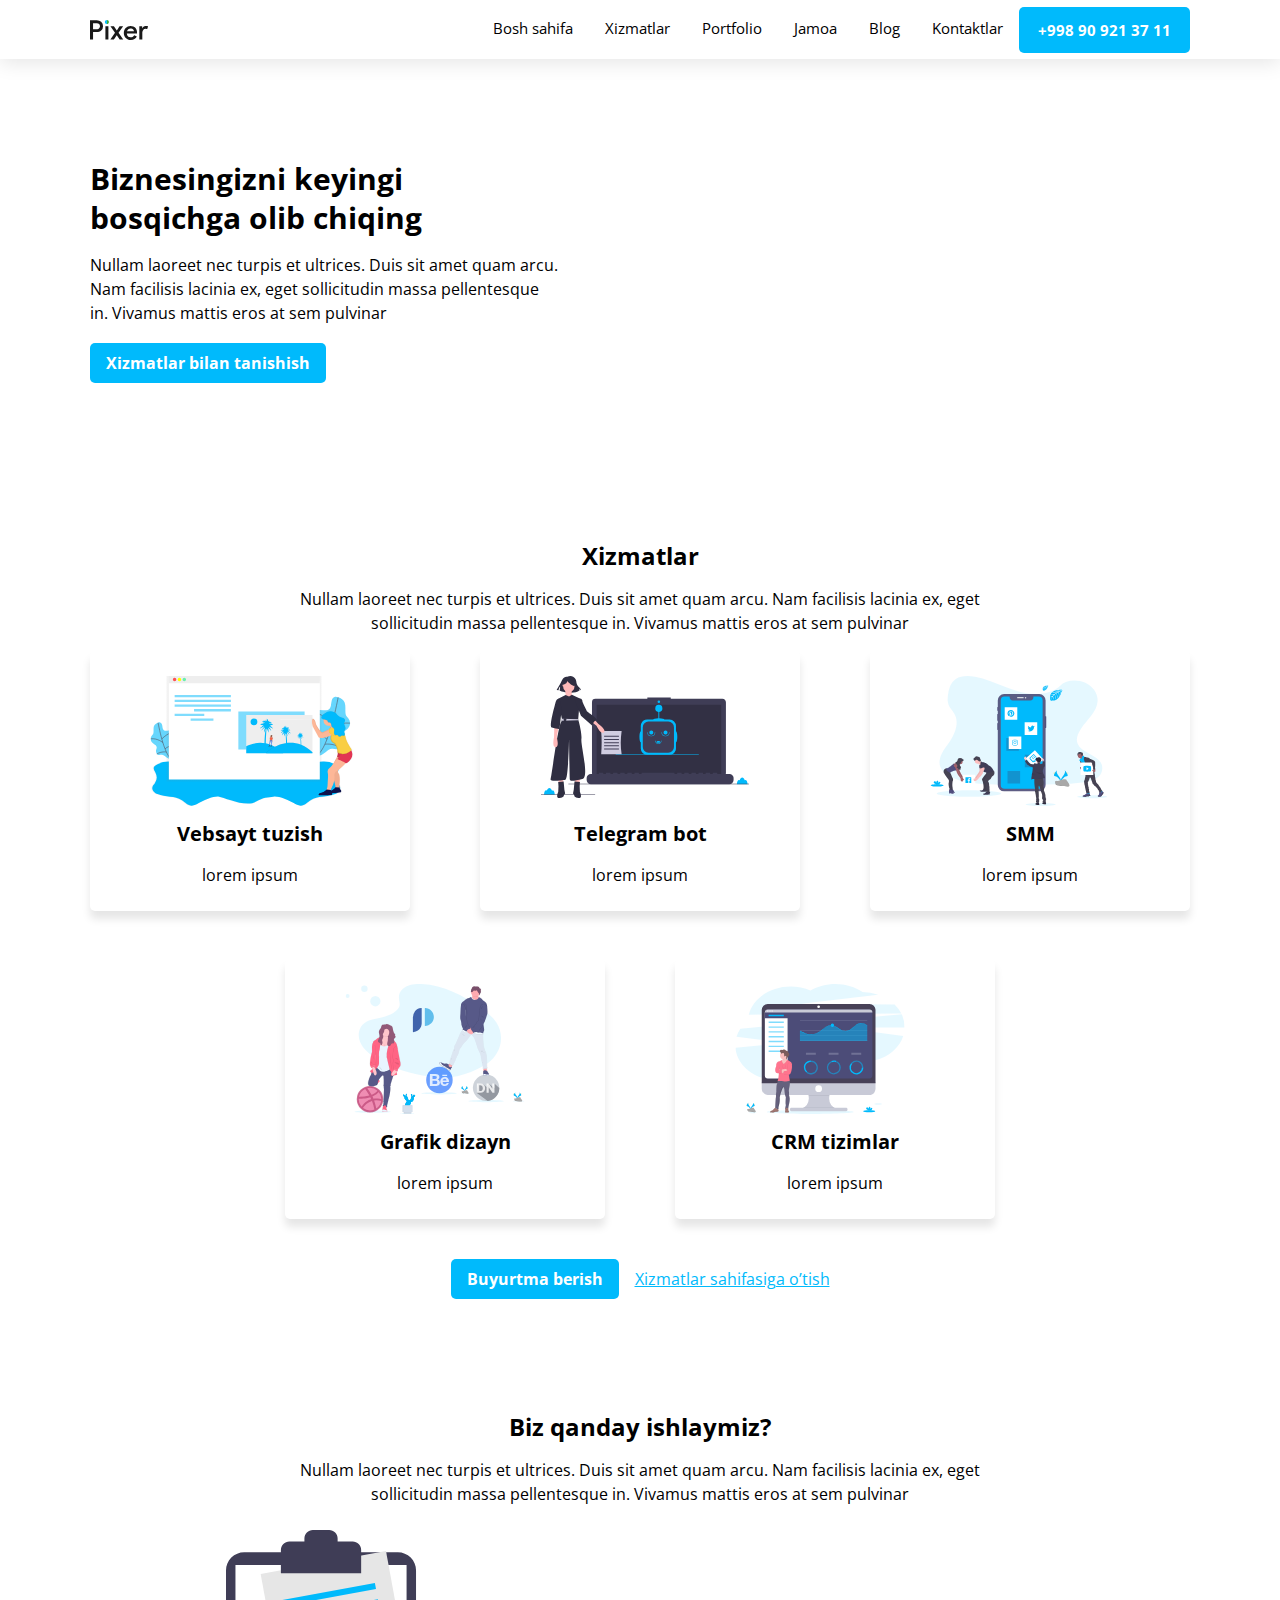
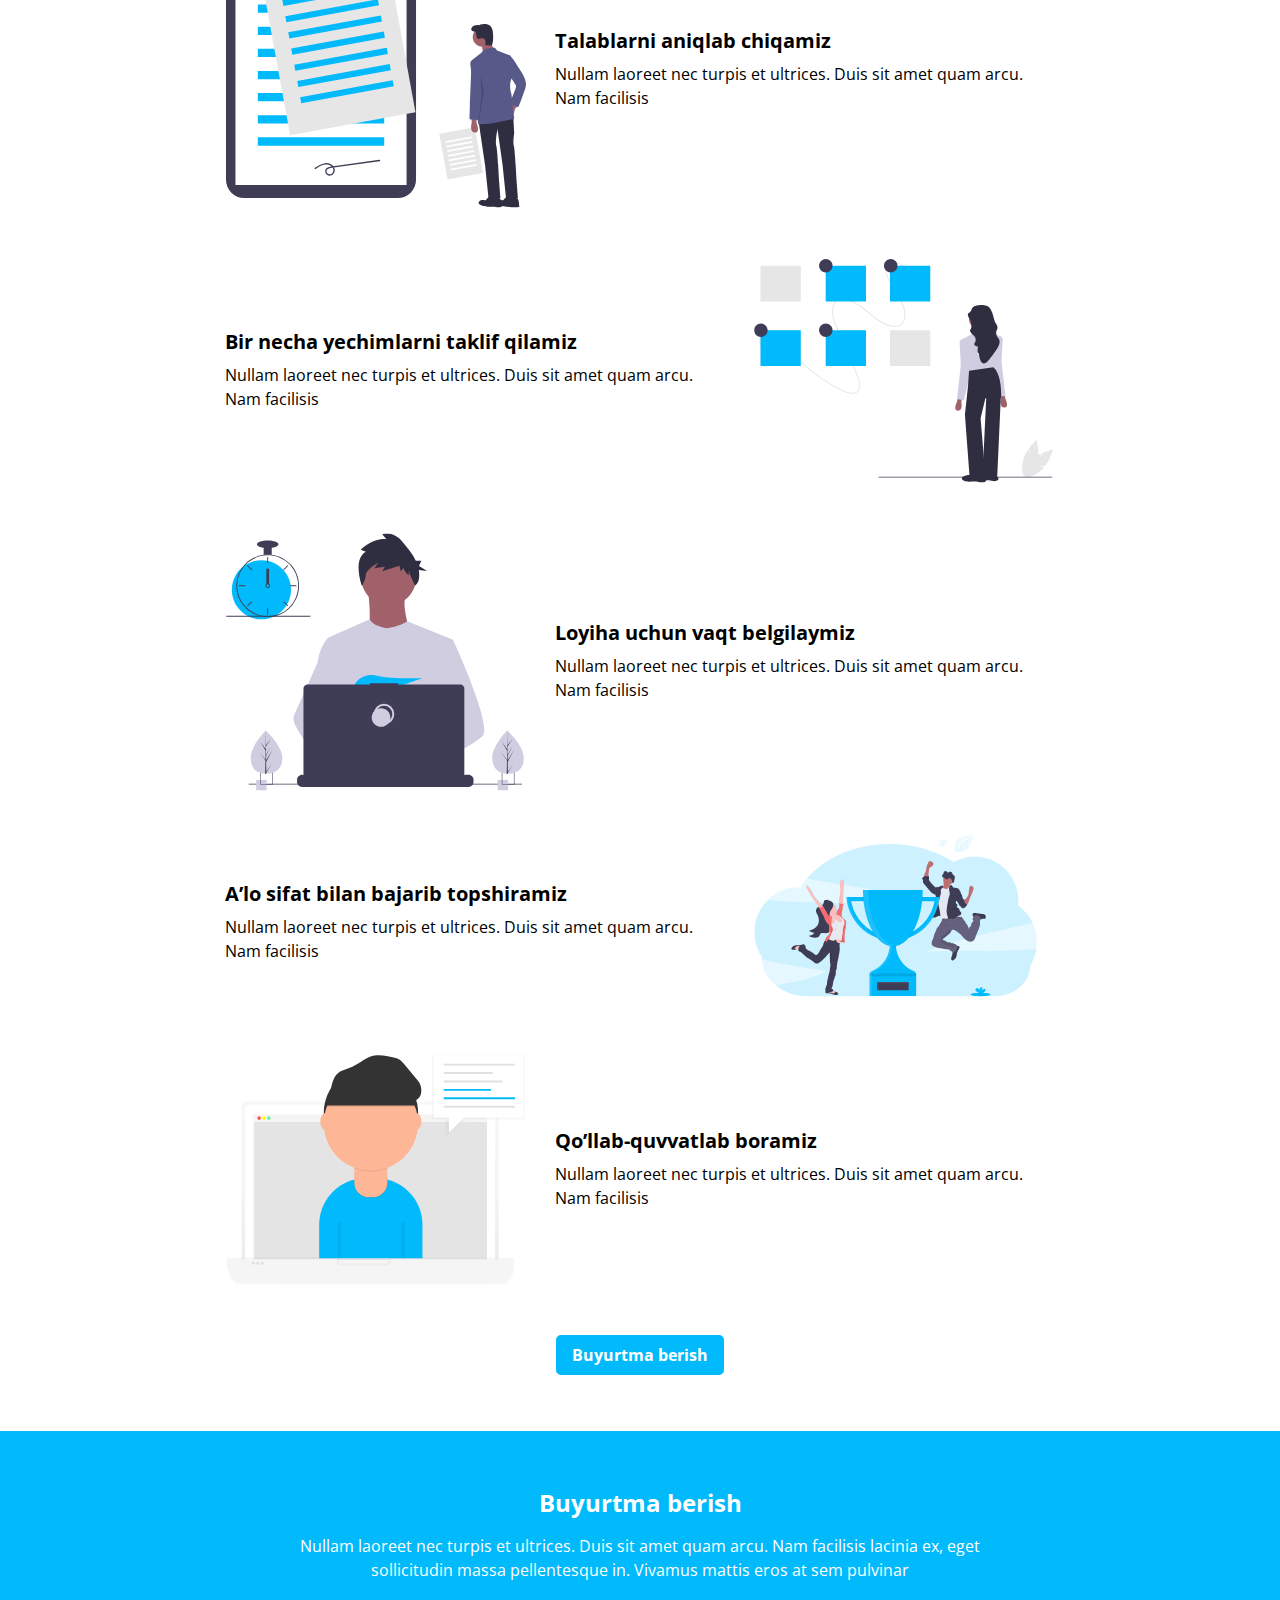
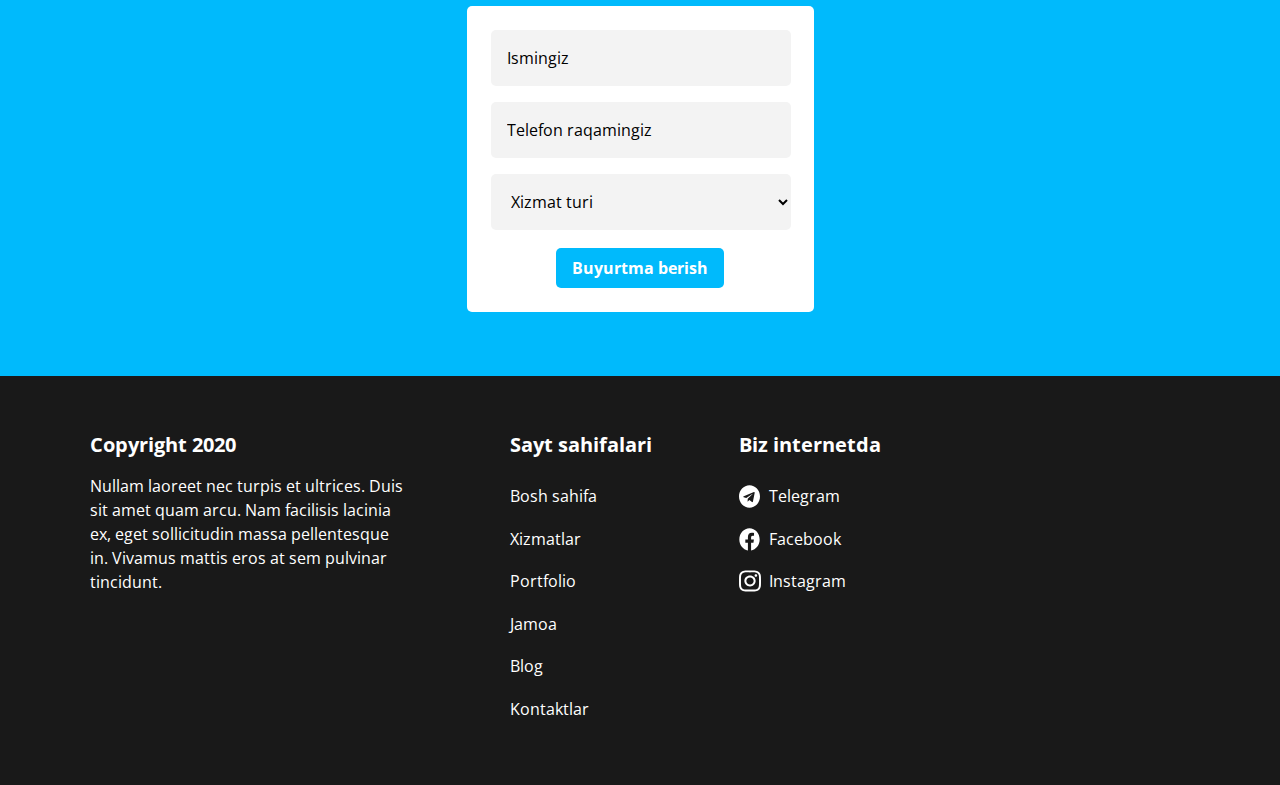
<file: index.html>
<!DOCTYPE html>
<html lang="en">
<head>
  <meta charset="UTF-8">
  <meta http-equiv="X-UA-Compatible" content="IE=edge">
  <meta name="viewport" content="width=device-width, initial-scale=1.0">
   <!-- <link rel="stylesheet" href="./css/nirmalize.css">
  <link rel="stylesheet" href="./css/main.css">  -->
  <link rel="stylesheet" href="./css/main.min.css">
  <title>Pixer</title>
</head>
<body>
  
  <!-- Site Header Start ! -->
  
  <header class="header">
    
    <div class="container">
      
      <div class="header__inner">
        
        <a class="link-logo" href="./index.html" target="blank">
          
          <img class="header__img" src="././img/logo.svg" alt="site-logo">
          
        </a>
        
        <nav class="header__menu menu">
          
          <ul class="menu-site">
            
            <li class="menu-item">
              
              <a class="menu-link" href="#">
                Bosh sahifa
              </a>
              
            </li>
            
            <li class="menu-item">
              
              <a class="menu-link" href="#">
                Xizmatlar
              </a>
              
            </li>
            
            <li class="menu-item">
              
              <a class="menu-link" href="#">
                Portfolio
              </a>
              
            </li>
            
            <li class="menu-item">
              
              <a class="menu-link" href="#">
                Jamoa
              </a>
              
            </li>
            
            <li class="menu-item">
              
              <a class="menu-link" href="#">
                Blog
              </a>
              
            </li>
            
            <li class="menu-item">
              
              <a class="menu-link" href="#">
                Kontaktlar
              </a>
              
            </li>
            
          </ul>
          
        </nav>
        
        <a class="link-tel" href="tel:+998909213711">
          +998 90 921 37 11
        </a>
        
      </div> 
      
    </div>
    
  </header>
  <!-- Site Header Stop here ! -->
  
  <!-- Main -->
  
  <main class="main">
    
    <!-- Section Hero Start ! -->
    <section class="hero">
      
      <div class="container">
        
        <div class="hero__inner">
          
          <div class="hero__info">
            
            <h1 class="hero__title">
              
              Biznesingizni keyingi bosqichga
              olib chiqing
              
            </h1>

            <p class="hero__text">

              Nullam laoreet nec turpis et ultrices. Duis sit amet quam arcu. Nam facilisis lacinia ex, eget sollicitudin massa pellentesque in. Vivamus mattis eros at sem pulvinar

            </p>

           <a class="hero__link link" href="#">
            Xizmatlar bilan tanishish
           </a>
            
          </div>

          <div class="hero__video youtube">

            <iframe class="youtube__link"  width="458" height="258" src="https://www.youtube.com/embed/6_pru8U2RmM"></iframe>

          </div>
          
        </div>
        
      </div>
      
    </section>
    <!-- Section Hero Stop here ! -->

    <!-- Section Services Start ! -->
    <section class="services">

      <div class="container">

        <div class="services__info">

          <h2 class="services__title">
            Xizmatlar
          </h2>
  
          <p class="services__text">
            Nullam laoreet nec turpis et ultrices. Duis sit amet quam arcu. Nam facilisis lacinia ex, eget sollicitudin massa pellentesque in. Vivamus mattis eros at sem pulvinar
          </p>

        </div>

        <ul class="services__list">

          <li class="servicer__item menu">

            <a class="menu__link" href="./website.html">

              <h3 class="menu__title">
                Vebsayt tuzish
              </h3>

              <p class="menu__text">
                lorem ipsum
              </p>

            </a>

          </li>

          <li class="servicer__item menu">

            <a class="menu__link" href="./telegram.html">

              <h3 class="menu__title">
                Telegram bot
              </h3>

              <p class="menu__text">
                lorem ipsum
              </p>

            </a>

          </li>

          <li class="servicer__item menu">

            <a class="menu__link" href="./smm.html">

              <h3 class="menu__title">
                SMM
              </h3>

              <p class="menu__text">
                lorem ipsum
              </p>

            </a>

          </li>

          <li class="servicer__item menu">

            <a class="menu__link" href="./design.html">

              <h3 class="menu__title">
                Grafik dizayn
              </h3>

              <p class="menu__text">
                lorem ipsum
              </p>

            </a>

          </li>

          <li class="servicer__item menu">

            <a class="menu__link" href="./crm.html">

              <h3 class="menu__title">
                CRM tizimlar
              </h3>

              <p class="menu__text">
                lorem ipsum
              </p>

            </a>

          </li>

        </ul>

        <div class="services__order ordering">

          <a class="ordering__link link" href="#">
            Buyurtma berish
          </a>

          <a class="ordering__link" href="#">
            Xizmatlar sahifasiga o’tish
          </a>

        </div>

      </div>

    </section>
    <!-- Section Services Stop here ! -->

    <!-- Section Working Start ! -->
    <section class="working">

      <div class="container">

        <div class="working__info">

          <h2 class="working__title">
            Biz qanday ishlaymiz?
          </h2>
  
          <p class="working__text">
            Nullam laoreet nec turpis et ultrices. Duis sit amet quam arcu. Nam facilisis lacinia ex, eget sollicitudin massa pellentesque in. Vivamus mattis eros at sem pulvinar
          </p>

        </div>

        <div class="working__menu work">

          <ol class="work__list">

            <li class="work__item">

              <div class="work__info work__info-frist">

                <h3 class="work__title">
                  Talablarni aniqlab chiqamiz
                </h3>

                <p class="work__text">
                  Nullam laoreet nec turpis et ultrices. Duis sit amet quam arcu. Nam facilisis
                </p>

              </div>

            </li>

            <li class="work__item">

              <div class="work__info work__info-secnd">

                <h3 class="work__title">
                  Bir necha yechimlarni taklif qilamiz
                </h3>

                <p class="work__text">
                  Nullam laoreet nec turpis et ultrices. Duis sit amet quam arcu. Nam facilisis
                </p>

              </div>

            </li>

            <li class="work__item">

              <div class="work__info work__info-thri">

                <h3 class="work__title">
                  Loyiha uchun vaqt belgilaymiz
                </h3>

                <p class="work__text">
                  Nullam laoreet nec turpis et ultrices. Duis sit amet quam arcu. Nam facilisis
                </p>

              </div>

            </li>

            <li class="work__item">

              <div class="work__info work__info-four">

                <h3 class="work__title">
                  A’lo sifat bilan bajarib topshiramiz
                </h3>

                <p class="work__text">
                  Nullam laoreet nec turpis et ultrices. Duis sit amet quam arcu. Nam facilisis
                </p>
              </div>

            </li>

            <li class="work__item">

              <div class="work__info work__info-five">

                <h3 class="work__title">
                  Qo’llab-quvvatlab boramiz
                </h3>

                <p class="work__text">
                  Nullam laoreet nec turpis et ultrices. Duis sit amet quam arcu. Nam facilisis
                </p>
              </div>

            </li>

          </ol>

          <div class="working__wrap">

            <a class="working__link link" href="#">
              Buyurtma berish
            </a>

          </div>

          

        </div>

      </div>

    </section>
    <!-- Section Working Stop here ! -->

    <!-- Section Order Start ! -->
    <section class="order">

      <div class="container">

        <div class="order__info">

          <h2 class="order__title">
            Buyurtma berish
          </h2>

          <p class="order__text">
            Nullam laoreet nec turpis et ultrices. Duis sit amet quam arcu. Nam facilisis lacinia ex, eget sollicitudin massa pellentesque in. Vivamus mattis eros at sem pulvinar
          </p>

        </div>

        <div class="order__inner">

          <form class="order__form form" action="https://echo.htmlacademy.ru/courses" method="POST" autocomplete="off">

            <input class="form__input" type="text" name="Your Name" placeholder="Ismingiz" aria-label="Your Name" required>
  
            <input class="form__input" type="tel" name="Your Number" placeholder="Telefon raqamingiz" aria-label="Your Number"
            minlength="8" maxlength="20"  required>
  
            <select class="form__select form__input" name="service" >
  
              <option value="Xizmat turi" selected disabled>Xizmat turi</option>
  
              <option value="Vebsayt tuzish">Vebsayt tuzish</option>
              <option value="Telegram bot">Telegram bot</option>
              <option value="SMM">SMM</option>
              <option value="Grafik dizayn">Grafik dizayn</option>
              <option value="CRM tizimlar">CRM tizimlar</option>
  
            </select>
  
            <button class="form__button link" type="submit">
              Buyurtma berish
            </button>
  
          </form>

        </div>

      </div>

    </section>
    <!-- Section Order Stop here ! -->

     <!-- Site Footer Start ! -->
     <footer class="footer">

      <div class="container">

        <div class="footer__inner">

          <div class="footer__left info">

            <strong class="info__title">
              Copyright 2020
            </strong>

            <p class="info__text">
              Nullam laoreet nec turpis et ultrices. Duis sit amet quam arcu. Nam facilisis lacinia ex, eget sollicitudin massa pellentesque in. Vivamus mattis eros at sem pulvinar tincidunt.
            </p>

          </div>

          <div class="footer__info info">

            <strong class="info__title">
              Sayt sahifalari
            </strong>

            <ol class="info__list">

              <li class="info__item">

                <a class="info__link" href="#">
                  Bosh sahifa
                </a>

              </li>

              <li class="info__item">

                <a class="info__link" href="./services.html">
                  Xizmatlar
                </a>

              </li>

              <li class="info__item">

                <a class="info__link" href="./portfolio.html">
                  Portfolio
                </a>

              </li>

              <li class="info__item">

                <a class="info__link" href="./team.html">
                  Jamoa
                </a>

              </li>

              <li class="info__item">

                <a class="info__link" href="blog.html">
                 Blog
                </a>

              </li>

              <li class="info__item">

                <a class="info__link" href="./contacts.html">
                 Kontaktlar
                </a>

              </li>

            </ol>

          </div>

          <div class="footer__right info">

            <strong class="info__title">
              Biz internetda
            </strong>

            <ul class="info__menu social">

              <li class="social__item">

                <a class="social__link telegram" href="https://xn--80affa3aj0al.xn--80asehdb/" target="blank">
                  Telegram
                </a>

              </li>

              <li class="social__item">

                <a class="social__link facebook " href="https://www.facebook.com/" target="blank">
                  Facebook
                </a>

              </li>

              <li class="social__item">

                <a class="social__link instagram" href="https://www.instagram.com/" target="blank">
                  Instagram
                </a>

              </li>

            </ul>

          </div>

        </div>

      </div>

     </footer>
     <!-- Site Footer Stop here ! -->
    
  </main>
  
</body>
</html>
</file>
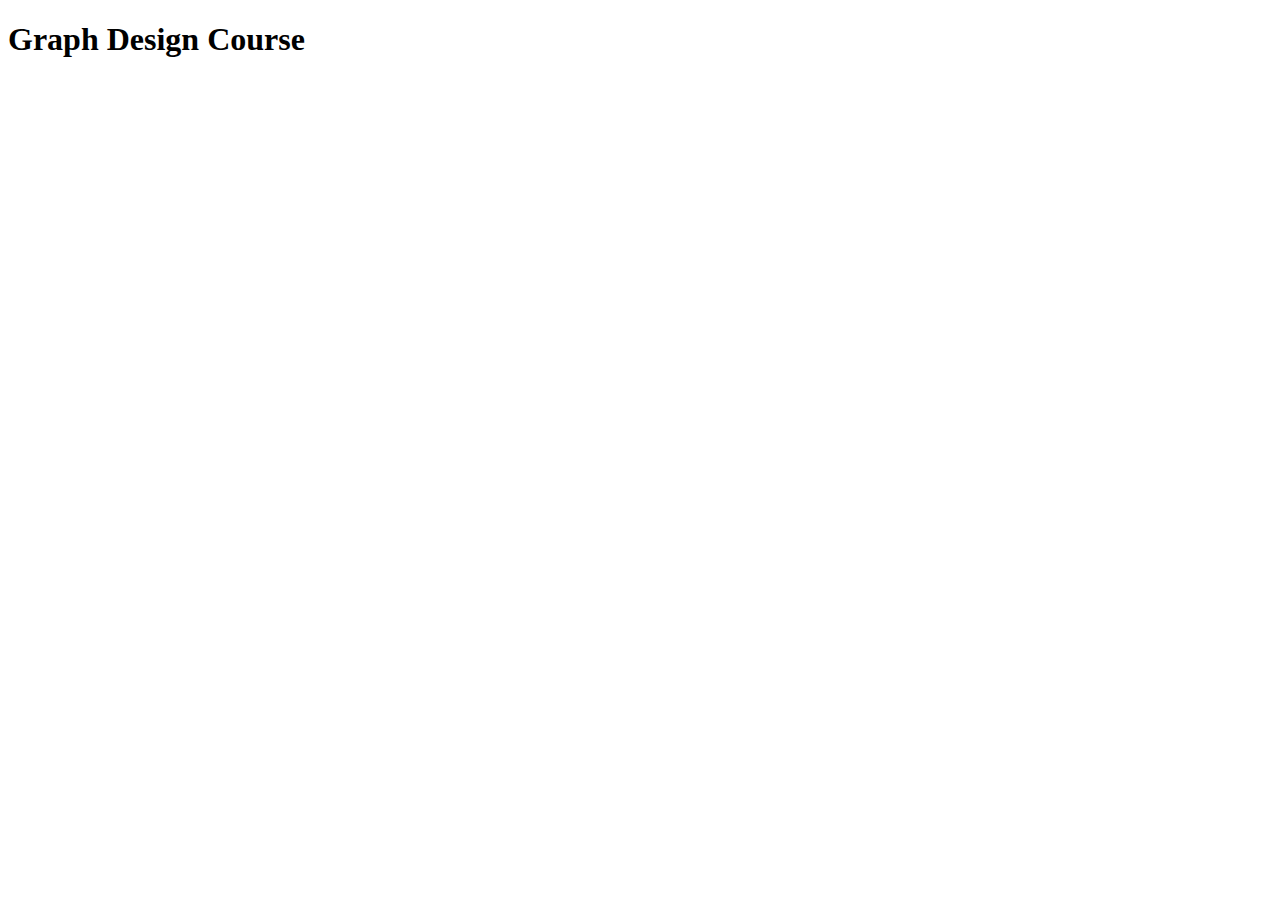
<file: design.html>
<!DOCTYPE html>
<html lang="en">
<head>
  <meta charset="UTF-8">
  <meta http-equiv="X-UA-Compatible" content="IE=edge">
  <meta name="viewport" content="width=device-width, initial-scale=1.0">
  <title>Graph Design Course</title>
</head>
<body>

  <h1>Graph Design Course</h1>
  
</body>
</html>
</file>
<file: css/main.css>
:root{
  --color-white:#FFFFFF;
  --color-black:#000000;
  --color-blue:#00BAFC;
}

@font-face {
  font-family: 'Open Sans';
  font-style: normal;
  font-weight: 400;
  src: local(''),
  url('../fonts/open-sans-v29-latin-regular.woff2') format('woff2'),
  url('../fonts/open-sans-v29-latin-regular.woff') format('woff');
}
@font-face {
  font-family: 'Open Sans';
  font-style: normal;
  font-weight: 700;
  src: local(''),
  url('../fonts/open-sans-v29-latin-700.woff2') format('woff2'),
  url('../fonts/open-sans-v29-latin-700.woff') format('woff');
}

*{
  box-sizing: border-box;
}

body{
  margin: 0;
  padding: 0;
  font-family: "Open Sans" , "Arial" , sans-serif;
  font-weight: 700;
  font-size: 30px;
}

.visually-hidden {
  clip: rect(0 0 0 0);
  clip-path: inset(50%);
  height: 1px;
  overflow: hidden;
  position: absolute;
  white-space: nowrap;
  width: 1px;
}

img{
  vertical-align: middle;
}

.container{
  width: 100%;
  max-width: 1140px;
  margin: 0 auto;
  padding: 0 20px;
}



/* Header style start ! */

.header{
  background-color: var(--color-white);
  box-shadow: 0px 4px 20px rgba(0, 0, 0, 0.1);
}

.header__inner{
  display: flex;
  align-items: center;
}

.link-logo{
  margin-right: auto;
}

.header__img{
  display: block;
}

.header__img:hover{
  opacity: 0.8;
}

.header__img:active{
  opacity: 0.6;
}

.menu-site{
  margin: 0;
  padding: 0;
  list-style: none;
  display: flex;
  
}

.menu-link{
  display: inline-block;
  text-decoration: none;
  font-family: 'Open Sans';
  font-style: normal;
  font-weight: 400;
  font-size: 15px;
  line-height: 24px;
  padding: 16px;
  color: #000000;
  border-bottom: 3px solid transparent;
  transition: all 0.5s ease;
}

.menu-link:hover{
  border-bottom: 3px solid #191919;
}

.menu-link:active{
  color: var(--color-white);
  background-color: rgba(25, 25, 25, 0.7);;
  border-bottom: none;
}

.link-tel{
  display: inline-block;
  text-decoration: none;
  font-family: 'Open Sans';
  font-style: normal;
  font-weight: 700;
  font-size: 15px;
  line-height: 24px;
  padding: 8px 16px;
  color: var(--color-white);
  background-color: #00BAFC;
  border: 3px solid transparent;
  border-radius: 5px;
  transition: all 0.5s ease;
}

.link-tel:hover{
  color: #00BAFC;
  background-color: #FFFFFF;
  border: 3px solid #00BAFC;
  border-radius: 5px;
}

.link-tel:active{
  color: #FFFFFF;
  background-color: rgba(0, 186, 252, 0.6);
  border: none;
}


/* Hero Style Start ! */

.hero{
  padding: 80px 0;
}

.hero__inner{
  display: flex;
  justify-content: space-between;
  align-items: center;
}

.hero__info{
  width: 100%;
  max-width: 470px;
}

.hero__title{
  font-family: 'Open Sans';
  font-style: normal;
  font-weight: 700;
  font-size: 30px;
  line-height: 130%;
  color: var(--color-black);
  margin: 0;
  margin-bottom: 16px;
}

.hero__text{
  font-family: 'Open Sans';
  font-style: normal;
  font-weight: 400;
  font-size: 16px;
  line-height: 24px;
  color: var(--color-black);
  margin: 0;
  margin-bottom: 16px;
}

.link{
  display: inline-block;
  text-decoration: none;
  font-family: 'Open Sans';
  font-style: normal;
  font-weight: 700;
  font-size: 16px;
  line-height: 24px;
  color: var(--color-white);
  padding: 8px 16px;
  background-color: #00BAFC;
  border-radius: 5px;
}

.link:hover{
  background-color: rgba(0, 186, 252, 0.8);
}

.link:active{
  background-color: rgba(0, 186, 252, 0.6);
}

.youtube__link{
  border: none;
  border-radius: 5px;
}

/* Services style Start ! */

.services{
  padding: 56px 0;
}

.services__info{
  width: 100%;
  max-width: 720px;
  text-align: center;
  margin: 0 auto;
}

.services__title{
  font-family: 'Open Sans';
  font-style: normal;
  font-weight: 700;
  font-size: 24px;
  line-height: 130%;
  text-align: center;
  color: var(--color-black);
  margin: 0;
  margin-bottom: 16px;
}

.services__text{
  font-family: 'Open Sans';
  font-style: normal;
  font-weight: 400;
  font-size: 16px;
  line-height: 24px;
  text-align: center;
  color: #000000;
  margin: 0;
  margin-bottom: 16px;
}

/* services list */

.services__list{
  margin: 0;
  padding: 0;
  list-style: none;
  display: flex;
  justify-content: center;
  flex-wrap: wrap;
  margin-bottom: 40px;
}

.servicer__item{
  width: 320px;
  height: 260px;
  text-align: center;
  padding: 24px;
  background-color: var(--color-white);
  box-shadow: 0px 8px 8px rgba(0, 0, 0, 0.1);
  border-radius: 5px;
  display: flex;
  justify-content: center;
  align-items: flex-end;
  position: relative;
}

.servicer__item:nth-child(1)::before{
  content: "";
  width:210px;
  height:130px;
  position: absolute;
  background-image: url(../img/website.svg);
  background-repeat: no-repeat;
  background-size: contain;
  top: 25px;
  left: 60px;
}

.servicer__item:nth-child(2)::before{
  content: "";
  width:210px;
  height:130px;
  position: absolute;
  background-image: url(../img/bot.svg);
  background-repeat: no-repeat;
  background-size: contain;
  top: 25px;
  left: 60px;
}

.servicer__item:nth-child(3)::before{
  content: "";
  width:210px;
  height:130px;
  position: absolute;
  background-image: url(../img/smm.svg);
  background-repeat: no-repeat;
  background-size: contain;
  top: 25px;
  left: 60px;
}

.servicer__item:nth-child(4)::before{
  content: "";
  width:210px;
  height:130px;
  position: absolute;
  background-image: url(../img/design.svg);
  background-repeat: no-repeat;
  background-size: contain;
  top: 25px;
  left: 60px;
}

.servicer__item:nth-child(5)::before{
  content: "";
  width:210px;
  height:130px;
  position: absolute;
  background-image: url(../img/crm.svg);
  background-repeat: no-repeat;
  background-size: contain;
  top: 25px;
  left: 60px;
}

.servicer__item:nth-child(2){
  margin: 0 70px 48px 70px;
}

.servicer__item:nth-child(4){
  margin-right:70px;
}

.servicer__item:hover{
  box-shadow: 0px 12px 21px rgba(0, 0, 0, 0.1);
}

.servicer__item:active{
  box-shadow: 0px 4px 4px rgba(0, 0, 0, 0.2);
}

.menu__link{
  text-decoration: none;
}

.menu__title{
  font-family: 'Open Sans';
  font-style: normal;
  font-weight: 700;
  font-size: 20px;
  line-height: 130%;
  text-align: center;
  color: #000000;
  margin: 0;
  margin-bottom: 16px;
}

.menu__text{
  font-family: 'Open Sans';
  font-style: normal;
  font-weight: 400;
  font-size: 16px;
  line-height: 24px;
  text-align: center;
  color: #000000;
  margin: 0;
}

/* services__order */

.services__order{
  display: flex;
  justify-content: center;
  align-items: center;
}

.ordering__link{
  font-family: 'Open Sans';
  font-style: normal;
  font-weight: 400;
  font-size: 16px;
  line-height: 24px;
  text-align: center;
  text-decoration-line: underline;
  color: #00BAFC;
}

.ordering__link:nth-child(2){
  margin-left: 16px;
}

/* working style start */

.working{
  padding: 56px 0;
}

.working__info{
  width: 100%;
  max-width: 720px;
  text-align: center;
  margin: 0 auto;
}

.working__title{
  font-family: 'Open Sans';
  font-style: normal;
  font-weight: 700;
  font-size: 24px;
  line-height: 130%;
  text-align: center;
  color: #000000;
  margin: 0;
  margin-bottom: 16px;
}

.working__text{
  font-family: 'Open Sans';
  font-style: normal;
  font-weight: 400;
  font-size: 16px;
  line-height: 24px;
  text-align: center;
  color: #000000;
  margin: 0;
  margin-bottom: 24px;
}

.working__menu{
  width: 100%;
  max-width: 830px;
  margin: 0 auto;
}

.work__list{
  margin: 0;
  padding: 0;
  list-style: none;
  display: flex;
  flex-direction: column;
}

.work__item{
  display: flex;
  justify-content: flex-end;
  align-items: center;
  margin-bottom: 50px;
}

.work__item:nth-child(2n){
  flex-direction: row-reverse;
}

.work__item:nth-child(1){
  height: 278px;
}

.work__item:nth-child(2){
  height: 224px;
}

.work__item:nth-child(3){
  height: 259px;
}

.work__item:nth-child(4){
  height: 162px;
}

.work__item:nth-child(5){
  height: 232px;
}

.work__info{
  width: 100%;
  max-width: 500px;
  display: flex;
  flex-direction: column;
  align-items: flex-start;
  position: relative;
}

.work__info-frist::before{
  content: "";
  width: 300px;
  height: 278px;
  position: absolute;
  background-image: url(../img/frist-work.svg);
  background-repeat: no-repeat;
  background-size: contain;
  top: -98px;
  left: -329px;
}

.work__info-secnd::before{
  content: "";
  width: 300px;
  height: 224px;
  position: absolute;
  background-image: url(../img/secnd-work.svg);
  background-repeat: no-repeat;
  background-size: contain;
  top: -70px;
  right: -329px;
}

.work__info-thri::before{
  content: "";
  width: 300px;
  height: 258px;
  position: absolute;
  background-image: url(../img/men-working.svg);
  background-repeat: no-repeat;
  background-size: contain;
  top: -87px;
  left: -329px;
}

.work__info-four::before{
  content: "";
  width: 300px;
  height: 162px;
  position: absolute;
  background-image: url(../img/chempionship.svg);
  background-repeat: no-repeat;
  background-size: contain;
  top: -46px;
  right: -329px;
}

.work__info-five::before{
  content: "";
  width: 300px;
  height: 232px;
  position: absolute;
  background-image: url(../img/last-work.svg);
  background-repeat: no-repeat;
  background-size: contain;
  top: -75px;
  left: -329px;
}

.work__title{
  font-family: 'Open Sans';
  font-style: normal;
  font-weight: 700;
  font-size: 20px;
  line-height: 130%;
  text-align: center;
  color: var(--color-black);
  margin: 0;
  margin-bottom: 8px;
}

.work__text{
  font-family: 'Open Sans';
  font-style: normal;
  font-weight: 400;
  font-size: 16px;
  line-height: 24px;
  color: var(--color-black);
  margin: 0;
}

.working__wrap{
  display: flex;
  justify-content: center;
  align-items: center;
}

/* Order Style Start */

.order{
  padding: 56px 0 64px 0;
  background-color: var(--color-blue);
}

.order__info{
  width: 100%;
  max-width: 720px;
  margin: 0 auto;
}

.order__title{
  font-family: 'Open Sans';
  font-style: normal;
  font-weight: 700;
  font-size: 24px;
  line-height: 130%;
  text-align: center;
  color: var(--color-white);
  margin: 0;
  margin-bottom: 16px;
}

.order__text{
  font-family: 'Open Sans';
  font-style: normal;
  font-weight: 400;
  font-size: 16px;
  line-height: 150%;
  text-align: center;
  color: var(--color-white);
  margin: 0;
  margin-bottom: 24px;
}


.order__inner{
  width: 100%;
  max-width: 347px;
  margin: 0 auto;
  padding: 24px;
  background-color: var(--color-white);
  border-radius: 5px;
  text-align: center;
}

.form__input{
  display: block;
  width: 300%;
  max-width: 300px;
  padding: 16px;
  background-color: #F3F3F3;
  border: none;
  border-radius: 5px;
  margin-bottom: 16px;
}

.form__button{
  border: none;
  display: flex;
  justify-content: center;
  align-items: center;
}

.form__input{
  font-family: 'Open Sans';
font-style: normal;
font-weight: 400;
font-size: 16px;
line-height: 150%;

}

.form__input::placeholder{
  font-family: 'Open Sans';
  font-style: normal;
  font-weight: 400;
  font-size: 16px;
  line-height: 150%;
  color: #000000;
}

.link{
  display: inline-block;
  text-decoration: none;
  font-family: 'Open Sans';
  font-style: normal;
  font-weight: 700;
  font-size: 16px;
  line-height: 24px;
  color: var(--color-white);
  padding: 8px 16px;
  background-color: #00BAFC;
  border-radius: 5px;
}



/* Style Footer Start */

.footer{
  padding: 56px 0;
  background-color: #191919;
}

.footer__inner{
  display: flex;
  justify-content: flex-start;
}

.footer__left{
  width: 100%;
  max-width: 320px;
  margin-right: 100px;
}

.info__title{
  display: block;
  font-family: 'Open Sans';
  font-style: normal;
  font-weight: 700;
  font-size: 20px;
  line-height: 130%;
  color: var(--color-white);
  margin-bottom: 16px;
}

.info__text{
  font-family: 'Open Sans';
  font-style: normal;
  font-weight: 400;
  font-size: 16px;
  line-height: 150%;
  color: var(--color-white);
  margin: 0;
}

.footer__info{
  margin-right: 87px;
}

/* info list */

.info__list{
  margin: 0;
  padding: 0;
  list-style: none;
}

.info__item{
  margin-bottom: 8px;
}

.info__link{
  text-decoration: none;
  font-family: 'Open Sans';
  font-style: normal;
  font-weight: 400;
  font-size: 16px;
  line-height: 24px;
  color: var(--color-white);
  transition: all 0.5s ease;
}

.info__link:hover{
  color: #00BAFC;
}

.info__link:active{
  opacity: 0.6;
}

/* social list */

.info__menu{
  margin: 0;
  padding: 0;
  list-style: none;
}

.social__item{
  margin-bottom: 8px;
}

.social__link{
  text-decoration: none;
  font-family: 'Open Sans';
  font-style: normal;
  font-weight: 400;
  font-size: 16px;
  line-height: 24px;
  color: var(--color-white);
  transition: all 0.5s ease;
  position: relative;
  padding-left: 30px;
}

.social__link:hover{
  color: #00BAFC;
}

.social__link:active{
  opacity: 0.6;
}

.telegram::before{
  content: "";
  width: 22px;
  height: 23px;
  position: absolute;
  background-image: url(../img/telegram.svg);
  background-repeat: no-repeat;
  background-size: contain;
  top: 0px;
  left: 0px;
}

.facebook::before{
  content: "";
  width: 22px;
  height: 23px;
  position: absolute;
  background-image: url(../img/facebook.svg);
  background-repeat: no-repeat;
  background-size: contain;
  top: 0px;
  left: 0px;
}

.instagram::before{
  content: "";
  width: 22px;
  height: 23px;
  position: absolute;
  background-image: url(../img/instagram.svg);
  background-repeat: no-repeat;
  background-size: contain;
  top: 0px;
  left: 0px;
}
</file>
<file: css/nirmalize.css>
/*! normalize.css v8.0.1 | MIT License | github.com/necolas/normalize.css */

/* Document
   ========================================================================== */

/**
 * 1. Correct the line height in all browsers.
 * 2. Prevent adjustments of font size after orientation changes in iOS.
 */

 html {
  line-height: 1.15; /* 1 */
  -webkit-text-size-adjust: 100%; /* 2 */
}

/* Sections
   ========================================================================== */

/**
 * Remove the margin in all browsers.
 */

body {
  margin: 0;
}

/**
 * Render the `main` element consistently in IE.
 */

main {
  display: block;
}

/**
 * Correct the font size and margin on `h1` elements within `section` and
 * `article` contexts in Chrome, Firefox, and Safari.
 */

h1 {
  font-size: 2em;
  margin: 0.67em 0;
}

/* Grouping content
   ========================================================================== */

/**
 * 1. Add the correct box sizing in Firefox.
 * 2. Show the overflow in Edge and IE.
 */

hr {
  box-sizing: content-box; /* 1 */
  height: 0; /* 1 */
  overflow: visible; /* 2 */
}

/**
 * 1. Correct the inheritance and scaling of font size in all browsers.
 * 2. Correct the odd `em` font sizing in all browsers.
 */

pre {
  font-family: monospace, monospace; /* 1 */
  font-size: 1em; /* 2 */
}

/* Text-level semantics
   ========================================================================== */

/**
 * Remove the gray background on active links in IE 10.
 */

a {
  background-color: transparent;
}

/**
 * 1. Remove the bottom border in Chrome 57-
 * 2. Add the correct text decoration in Chrome, Edge, IE, Opera, and Safari.
 */

abbr[title] {
  border-bottom: none; /* 1 */
  text-decoration: underline; /* 2 */
  text-decoration: underline dotted; /* 2 */
}

/**
 * Add the correct font weight in Chrome, Edge, and Safari.
 */

b,
strong {
  font-weight: bolder;
}

/**
 * 1. Correct the inheritance and scaling of font size in all browsers.
 * 2. Correct the odd `em` font sizing in all browsers.
 */

code,
kbd,
samp {
  font-family: monospace, monospace; /* 1 */
  font-size: 1em; /* 2 */
}

/**
 * Add the correct font size in all browsers.
 */

small {
  font-size: 80%;
}

/**
 * Prevent `sub` and `sup` elements from affecting the line height in
 * all browsers.
 */

sub,
sup {
  font-size: 75%;
  line-height: 0;
  position: relative;
  vertical-align: baseline;
}

sub {
  bottom: -0.25em;
}

sup {
  top: -0.5em;
}

/* Embedded content
   ========================================================================== */

/**
 * Remove the border on images inside links in IE 10.
 */

img {
  border-style: none;
}

/* Forms
   ========================================================================== */

/**
 * 1. Change the font styles in all browsers.
 * 2. Remove the margin in Firefox and Safari.
 */

button,
input,
optgroup,
select,
textarea {
  font-family: inherit; /* 1 */
  font-size: 100%; /* 1 */
  line-height: 1.15; /* 1 */
  margin: 0; /* 2 */
}

/**
 * Show the overflow in IE.
 * 1. Show the overflow in Edge.
 */

button,
input { /* 1 */
  overflow: visible;
}

/**
 * Remove the inheritance of text transform in Edge, Firefox, and IE.
 * 1. Remove the inheritance of text transform in Firefox.
 */

button,
select { /* 1 */
  text-transform: none;
}

/**
 * Correct the inability to style clickable types in iOS and Safari.
 */

button,
[type="button"],
[type="reset"],
[type="submit"] {
  -webkit-appearance: button;
}

/**
 * Remove the inner border and padding in Firefox.
 */

button::-moz-focus-inner,
[type="button"]::-moz-focus-inner,
[type="reset"]::-moz-focus-inner,
[type="submit"]::-moz-focus-inner {
  border-style: none;
  padding: 0;
}

/**
 * Restore the focus styles unset by the previous rule.
 */

button:-moz-focusring,
[type="button"]:-moz-focusring,
[type="reset"]:-moz-focusring,
[type="submit"]:-moz-focusring {
  outline: 1px dotted ButtonText;
}

/**
 * Correct the padding in Firefox.
 */

fieldset {
  padding: 0.35em 0.75em 0.625em;
}

/**
 * 1. Correct the text wrapping in Edge and IE.
 * 2. Correct the color inheritance from `fieldset` elements in IE.
 * 3. Remove the padding so developers are not caught out when they zero out
 *    `fieldset` elements in all browsers.
 */

legend {
  box-sizing: border-box; /* 1 */
  color: inherit; /* 2 */
  display: table; /* 1 */
  max-width: 100%; /* 1 */
  padding: 0; /* 3 */
  white-space: normal; /* 1 */
}

/**
 * Add the correct vertical alignment in Chrome, Firefox, and Opera.
 */

progress {
  vertical-align: baseline;
}

/**
 * Remove the default vertical scrollbar in IE 10+.
 */

textarea {
  overflow: auto;
}

/**
 * 1. Add the correct box sizing in IE 10.
 * 2. Remove the padding in IE 10.
 */

[type="checkbox"],
[type="radio"] {
  box-sizing: border-box; /* 1 */
  padding: 0; /* 2 */
}

/**
 * Correct the cursor style of increment and decrement buttons in Chrome.
 */

[type="number"]::-webkit-inner-spin-button,
[type="number"]::-webkit-outer-spin-button {
  height: auto;
}

/**
 * 1. Correct the odd appearance in Chrome and Safari.
 * 2. Correct the outline style in Safari.
 */

[type="search"] {
  -webkit-appearance: textfield; /* 1 */
  outline-offset: -2px; /* 2 */
}

/**
 * Remove the inner padding in Chrome and Safari on macOS.
 */

[type="search"]::-webkit-search-decoration {
  -webkit-appearance: none;
}

/**
 * 1. Correct the inability to style clickable types in iOS and Safari.
 * 2. Change font properties to `inherit` in Safari.
 */

::-webkit-file-upload-button {
  -webkit-appearance: button; /* 1 */
  font: inherit; /* 2 */
}

/* Interactive
   ========================================================================== */

/*
 * Add the correct display in Edge, IE 10+, and Firefox.
 */

details {
  display: block;
}

/*
 * Add the correct display in all browsers.
 */

summary {
  display: list-item;
}

/* Misc
   ========================================================================== */

/**
 * Add the correct display in IE 10+.
 */

template {
  display: none;
}

/**
 * Add the correct display in IE 10.
 */

[hidden] {
  display: none;
}
</file>
<file: css/main.min.css>
/*! normalize.css v8.0.1 | MIT License | github.com/necolas/normalize.css */html{line-height:1.15;-webkit-text-size-adjust:100%}body{margin:0}main{display:block}h1{font-size:2em;margin:.67em 0}hr{box-sizing:content-box;height:0;overflow:visible}pre{font-family:monospace,monospace;font-size:1em}a{background-color:transparent}abbr[title]{border-bottom:none;text-decoration:underline;text-decoration:underline dotted}b,strong{font-weight:bolder}code,kbd,samp{font-family:monospace,monospace;font-size:1em}small{font-size:80%}sub,sup{font-size:75%;line-height:0;position:relative;vertical-align:baseline}sub{bottom:-.25em}sup{top:-.5em}img{border-style:none}button,input,optgroup,select,textarea{font-family:inherit;font-size:100%;line-height:1.15;margin:0}button,input{overflow:visible}button,select{text-transform:none}[type=button],[type=reset],[type=submit],button{-webkit-appearance:button}[type=button]::-moz-focus-inner,[type=reset]::-moz-focus-inner,[type=submit]::-moz-focus-inner,button::-moz-focus-inner{border-style:none;padding:0}[type=button]:-moz-focusring,[type=reset]:-moz-focusring,[type=submit]:-moz-focusring,button:-moz-focusring{outline:1px dotted ButtonText}fieldset{padding:.35em .75em .625em}legend{box-sizing:border-box;color:inherit;display:table;max-width:100%;padding:0;white-space:normal}progress{vertical-align:baseline}textarea{overflow:auto}[type=checkbox],[type=radio]{box-sizing:border-box;padding:0}[type=number]::-webkit-inner-spin-button,[type=number]::-webkit-outer-spin-button{height:auto}[type=search]{-webkit-appearance:textfield;outline-offset:-2px}[type=search]::-webkit-search-decoration{-webkit-appearance:none}::-webkit-file-upload-button{-webkit-appearance:button;font:inherit}details{display:block}summary{display:list-item}template{display:none}[hidden]{display:none}
:root{--color-white:#FFFFFF;--color-black:#000000;--color-blue:#00BAFC}@font-face{font-family:'Open Sans';font-style:normal;font-weight:400;src:local(''),url('../fonts/open-sans-v29-latin-regular.woff2') format('woff2'),url('../fonts/open-sans-v29-latin-regular.woff') format('woff')}@font-face{font-family:'Open Sans';font-style:normal;font-weight:700;src:local(''),url('../fonts/open-sans-v29-latin-700.woff2') format('woff2'),url('../fonts/open-sans-v29-latin-700.woff') format('woff')}*{box-sizing:border-box}body{margin:0;padding:0;font-family:"Open Sans",Arial,sans-serif;font-weight:700;font-size:30px}.visually-hidden{clip:rect(0 0 0 0);clip-path:inset(50%);height:1px;overflow:hidden;position:absolute;white-space:nowrap;width:1px}img{vertical-align:middle}.container{width:100%;max-width:1140px;margin:0 auto;padding:0 20px}.header{background-color:var(--color-white);box-shadow:0 4px 20px rgba(0,0,0,.1)}.header__inner{display:flex;align-items:center}.link-logo{margin-right:auto}.header__img{display:block}.header__img:hover{opacity:.8}.header__img:active{opacity:.6}.menu-site{margin:0;padding:0;list-style:none;display:flex}.menu-link{display:inline-block;text-decoration:none;font-family:'Open Sans';font-style:normal;font-weight:400;font-size:15px;line-height:24px;padding:16px;color:#000;border-bottom:3px solid transparent;transition:all .5s ease}.menu-link:hover{border-bottom:3px solid #191919}.menu-link:active{color:var(--color-white);background-color:rgba(25,25,25,.7);border-bottom:none}.link-tel{display:inline-block;text-decoration:none;font-family:'Open Sans';font-style:normal;font-weight:700;font-size:15px;line-height:24px;padding:8px 16px;color:var(--color-white);background-color:#00bafc;border:3px solid transparent;border-radius:5px;transition:all .5s ease}.link-tel:hover{color:#00bafc;background-color:#fff;border:3px solid #00bafc;border-radius:5px}.link-tel:active{color:#fff;background-color:rgba(0,186,252,.6);border:none}.hero{padding:80px 0}.hero__inner{display:flex;justify-content:space-between;align-items:center}.hero__info{width:100%;max-width:470px}.hero__title{font-family:'Open Sans';font-style:normal;font-weight:700;font-size:30px;line-height:130%;color:var(--color-black);margin:0;margin-bottom:16px}.hero__text{font-family:'Open Sans';font-style:normal;font-weight:400;font-size:16px;line-height:24px;color:var(--color-black);margin:0;margin-bottom:16px}.link{display:inline-block;text-decoration:none;font-family:'Open Sans';font-style:normal;font-weight:700;font-size:16px;line-height:24px;color:var(--color-white);padding:8px 16px;background-color:#00bafc;border-radius:5px}.link:hover{background-color:rgba(0,186,252,.8)}.link:active{background-color:rgba(0,186,252,.6)}.youtube__link{border:none;border-radius:5px}.services{padding:56px 0}.services__info{width:100%;max-width:720px;text-align:center;margin:0 auto}.services__title{font-family:'Open Sans';font-style:normal;font-weight:700;font-size:24px;line-height:130%;text-align:center;color:var(--color-black);margin:0;margin-bottom:16px}.services__text{font-family:'Open Sans';font-style:normal;font-weight:400;font-size:16px;line-height:24px;text-align:center;color:#000;margin:0;margin-bottom:16px}.services__list{margin:0;padding:0;list-style:none;display:flex;justify-content:center;flex-wrap:wrap;margin-bottom:40px}.servicer__item{width:320px;height:260px;text-align:center;padding:24px;background-color:var(--color-white);box-shadow:0 8px 8px rgba(0,0,0,.1);border-radius:5px;display:flex;justify-content:center;align-items:flex-end;position:relative}.servicer__item:nth-child(1)::before{content:"";width:210px;height:130px;position:absolute;background-image:url(../img/website.svg);background-repeat:no-repeat;background-size:contain;top:25px;left:60px}.servicer__item:nth-child(2)::before{content:"";width:210px;height:130px;position:absolute;background-image:url(../img/bot.svg);background-repeat:no-repeat;background-size:contain;top:25px;left:60px}.servicer__item:nth-child(3)::before{content:"";width:210px;height:130px;position:absolute;background-image:url(../img/smm.svg);background-repeat:no-repeat;background-size:contain;top:25px;left:60px}.servicer__item:nth-child(4)::before{content:"";width:210px;height:130px;position:absolute;background-image:url(../img/design.svg);background-repeat:no-repeat;background-size:contain;top:25px;left:60px}.servicer__item:nth-child(5)::before{content:"";width:210px;height:130px;position:absolute;background-image:url(../img/crm.svg);background-repeat:no-repeat;background-size:contain;top:25px;left:60px}.servicer__item:nth-child(2){margin:0 70px 48px 70px}.servicer__item:nth-child(4){margin-right:70px}.servicer__item:hover{box-shadow:0 12px 21px rgba(0,0,0,.1)}.servicer__item:active{box-shadow:0 4px 4px rgba(0,0,0,.2)}.menu__link{text-decoration:none}.menu__title{font-family:'Open Sans';font-style:normal;font-weight:700;font-size:20px;line-height:130%;text-align:center;color:#000;margin:0;margin-bottom:16px}.menu__text{font-family:'Open Sans';font-style:normal;font-weight:400;font-size:16px;line-height:24px;text-align:center;color:#000;margin:0}.services__order{display:flex;justify-content:center;align-items:center}.ordering__link{font-family:'Open Sans';font-style:normal;font-weight:400;font-size:16px;line-height:24px;text-align:center;text-decoration-line:underline;color:#00bafc}.ordering__link:nth-child(2){margin-left:16px}.working{padding:56px 0}.working__info{width:100%;max-width:720px;text-align:center;margin:0 auto}.working__title{font-family:'Open Sans';font-style:normal;font-weight:700;font-size:24px;line-height:130%;text-align:center;color:#000;margin:0;margin-bottom:16px}.working__text{font-family:'Open Sans';font-style:normal;font-weight:400;font-size:16px;line-height:24px;text-align:center;color:#000;margin:0;margin-bottom:24px}.working__menu{width:100%;max-width:830px;margin:0 auto}.work__list{margin:0;padding:0;list-style:none;display:flex;flex-direction:column}.work__item{display:flex;justify-content:flex-end;align-items:center;margin-bottom:50px}.work__item:nth-child(2n){flex-direction:row-reverse}.work__item:nth-child(1){height:278px}.work__item:nth-child(2){height:224px}.work__item:nth-child(3){height:259px}.work__item:nth-child(4){height:162px}.work__item:nth-child(5){height:232px}.work__info{width:100%;max-width:500px;display:flex;flex-direction:column;align-items:flex-start;position:relative}.work__info-frist::before{content:"";width:300px;height:278px;position:absolute;background-image:url(../img/frist-work.svg);background-repeat:no-repeat;background-size:contain;top:-98px;left:-329px}.work__info-secnd::before{content:"";width:300px;height:224px;position:absolute;background-image:url(../img/secnd-work.svg);background-repeat:no-repeat;background-size:contain;top:-70px;right:-329px}.work__info-thri::before{content:"";width:300px;height:258px;position:absolute;background-image:url(../img/men-working.svg);background-repeat:no-repeat;background-size:contain;top:-87px;left:-329px}.work__info-four::before{content:"";width:300px;height:162px;position:absolute;background-image:url(../img/chempionship.svg);background-repeat:no-repeat;background-size:contain;top:-46px;right:-329px}.work__info-five::before{content:"";width:300px;height:232px;position:absolute;background-image:url(../img/last-work.svg);background-repeat:no-repeat;background-size:contain;top:-75px;left:-329px}.work__title{font-family:'Open Sans';font-style:normal;font-weight:700;font-size:20px;line-height:130%;text-align:center;color:var(--color-black);margin:0;margin-bottom:8px}.work__text{font-family:'Open Sans';font-style:normal;font-weight:400;font-size:16px;line-height:24px;color:var(--color-black);margin:0}.working__wrap{display:flex;justify-content:center;align-items:center}.order{padding:56px 0 64px 0;background-color:var(--color-blue)}.order__info{width:100%;max-width:720px;margin:0 auto}.order__title{font-family:'Open Sans';font-style:normal;font-weight:700;font-size:24px;line-height:130%;text-align:center;color:var(--color-white);margin:0;margin-bottom:16px}.order__text{font-family:'Open Sans';font-style:normal;font-weight:400;font-size:16px;line-height:150%;text-align:center;color:var(--color-white);margin:0;margin-bottom:24px}.order__inner{width:100%;max-width:347px;margin:0 auto;padding:24px;background-color:var(--color-white);border-radius:5px;text-align:center}.form__input{display:block;width:300%;max-width:300px;padding:16px;background-color:#f3f3f3;border:none;border-radius:5px;margin-bottom:16px}.form__button{border:none;display:flex;justify-content:center;align-items:center}.form__input{font-family:'Open Sans';font-style:normal;font-weight:400;font-size:16px;line-height:150%}.form__input::placeholder{font-family:'Open Sans';font-style:normal;font-weight:400;font-size:16px;line-height:150%;color:#000}.link{display:inline-block;text-decoration:none;font-family:'Open Sans';font-style:normal;font-weight:700;font-size:16px;line-height:24px;color:var(--color-white);padding:8px 16px;background-color:#00bafc;border-radius:5px}.footer{padding:56px 0;background-color:#191919}.footer__inner{display:flex;justify-content:flex-start}.footer__left{width:100%;max-width:320px;margin-right:100px}.info__title{display:block;font-family:'Open Sans';font-style:normal;font-weight:700;font-size:20px;line-height:130%;color:var(--color-white);margin-bottom:16px}.info__text{font-family:'Open Sans';font-style:normal;font-weight:400;font-size:16px;line-height:150%;color:var(--color-white);margin:0}.footer__info{margin-right:87px}.info__list{margin:0;padding:0;list-style:none}.info__item{margin-bottom:8px}.info__link{text-decoration:none;font-family:'Open Sans';font-style:normal;font-weight:400;font-size:16px;line-height:24px;color:var(--color-white);transition:all .5s ease}.info__link:hover{color:#00bafc}.info__link:active{opacity:.6}.info__menu{margin:0;padding:0;list-style:none}.social__item{margin-bottom:8px}.social__link{text-decoration:none;font-family:'Open Sans';font-style:normal;font-weight:400;font-size:16px;line-height:24px;color:var(--color-white);transition:all .5s ease;position:relative;padding-left:30px}.social__link:hover{color:#00bafc}.social__link:active{opacity:.6}.telegram::before{content:"";width:22px;height:23px;position:absolute;background-image:url(../img/telegram.svg);background-repeat:no-repeat;background-size:contain;top:0;left:0}.facebook::before{content:"";width:22px;height:23px;position:absolute;background-image:url(../img/facebook.svg);background-repeat:no-repeat;background-size:contain;top:0;left:0}.instagram::before{content:"";width:22px;height:23px;position:absolute;background-image:url(../img/instagram.svg);background-repeat:no-repeat;background-size:contain;top:0;left:0}
</file>
